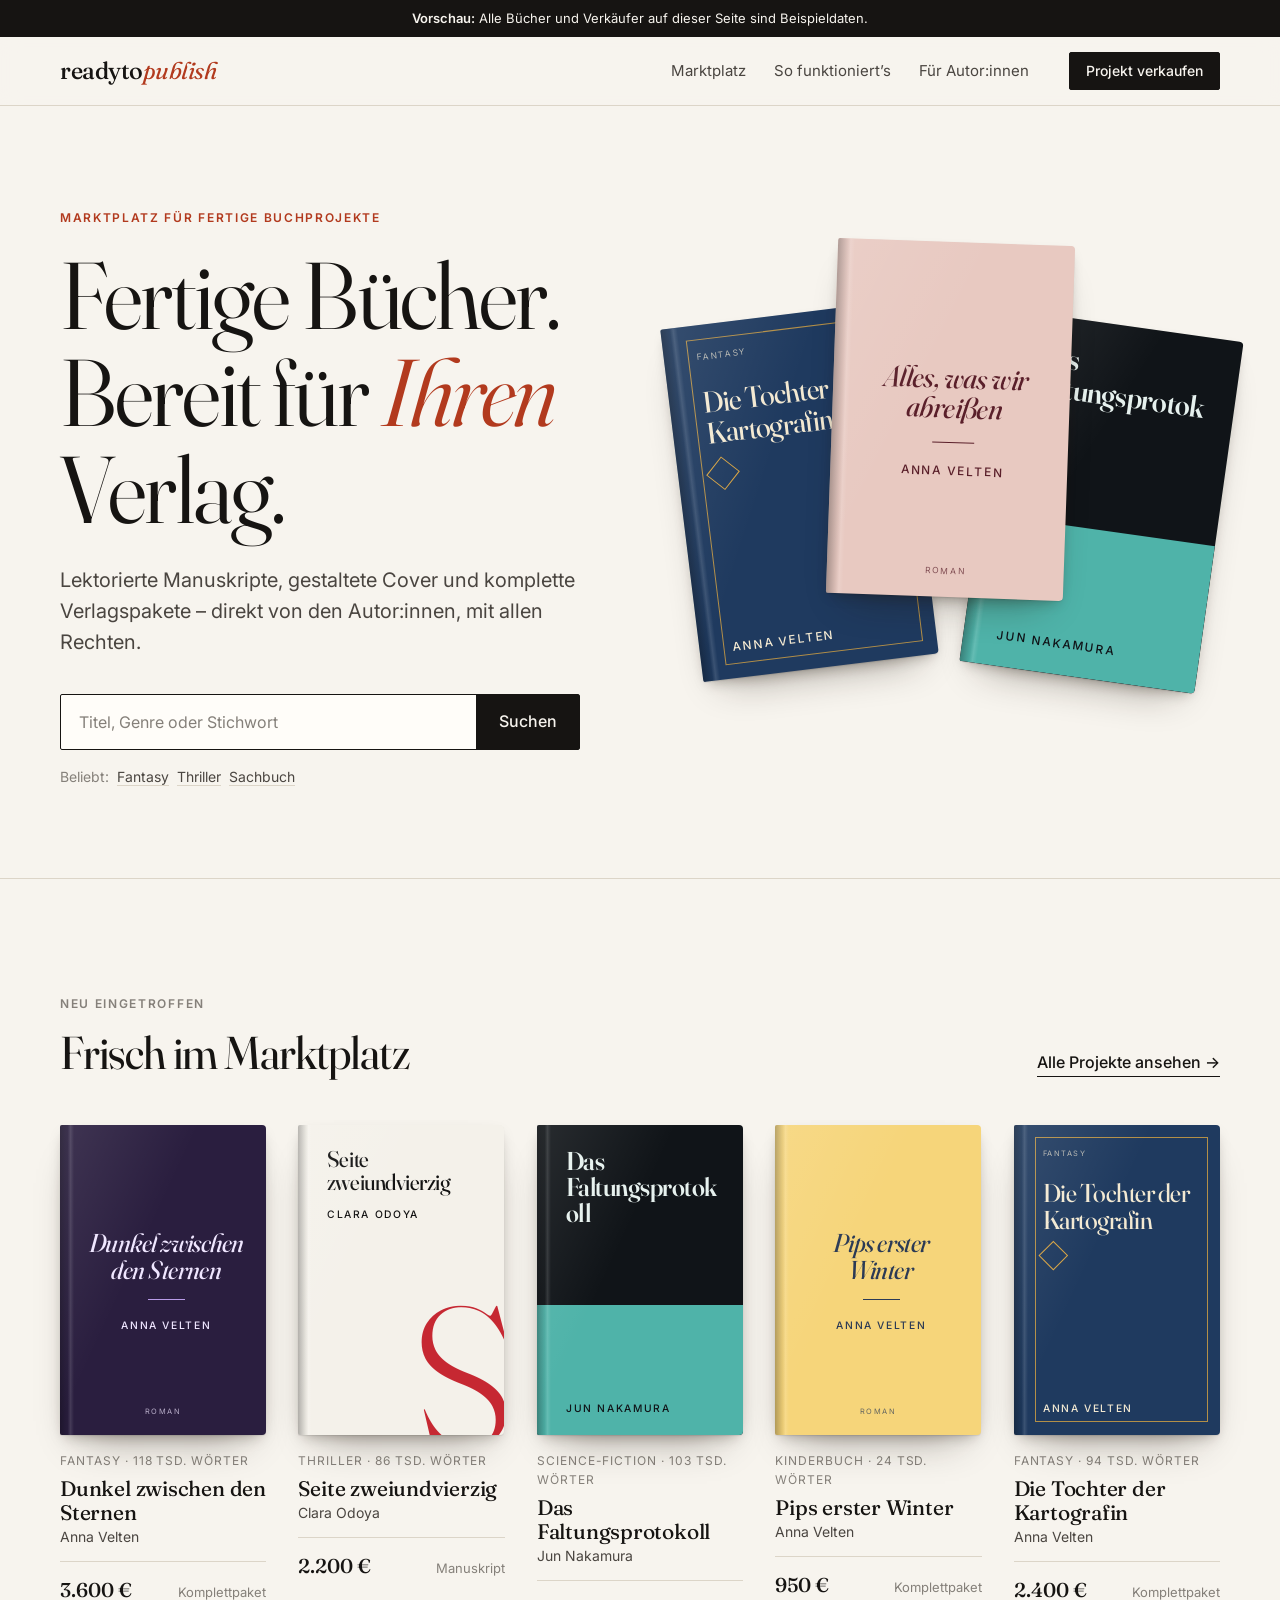
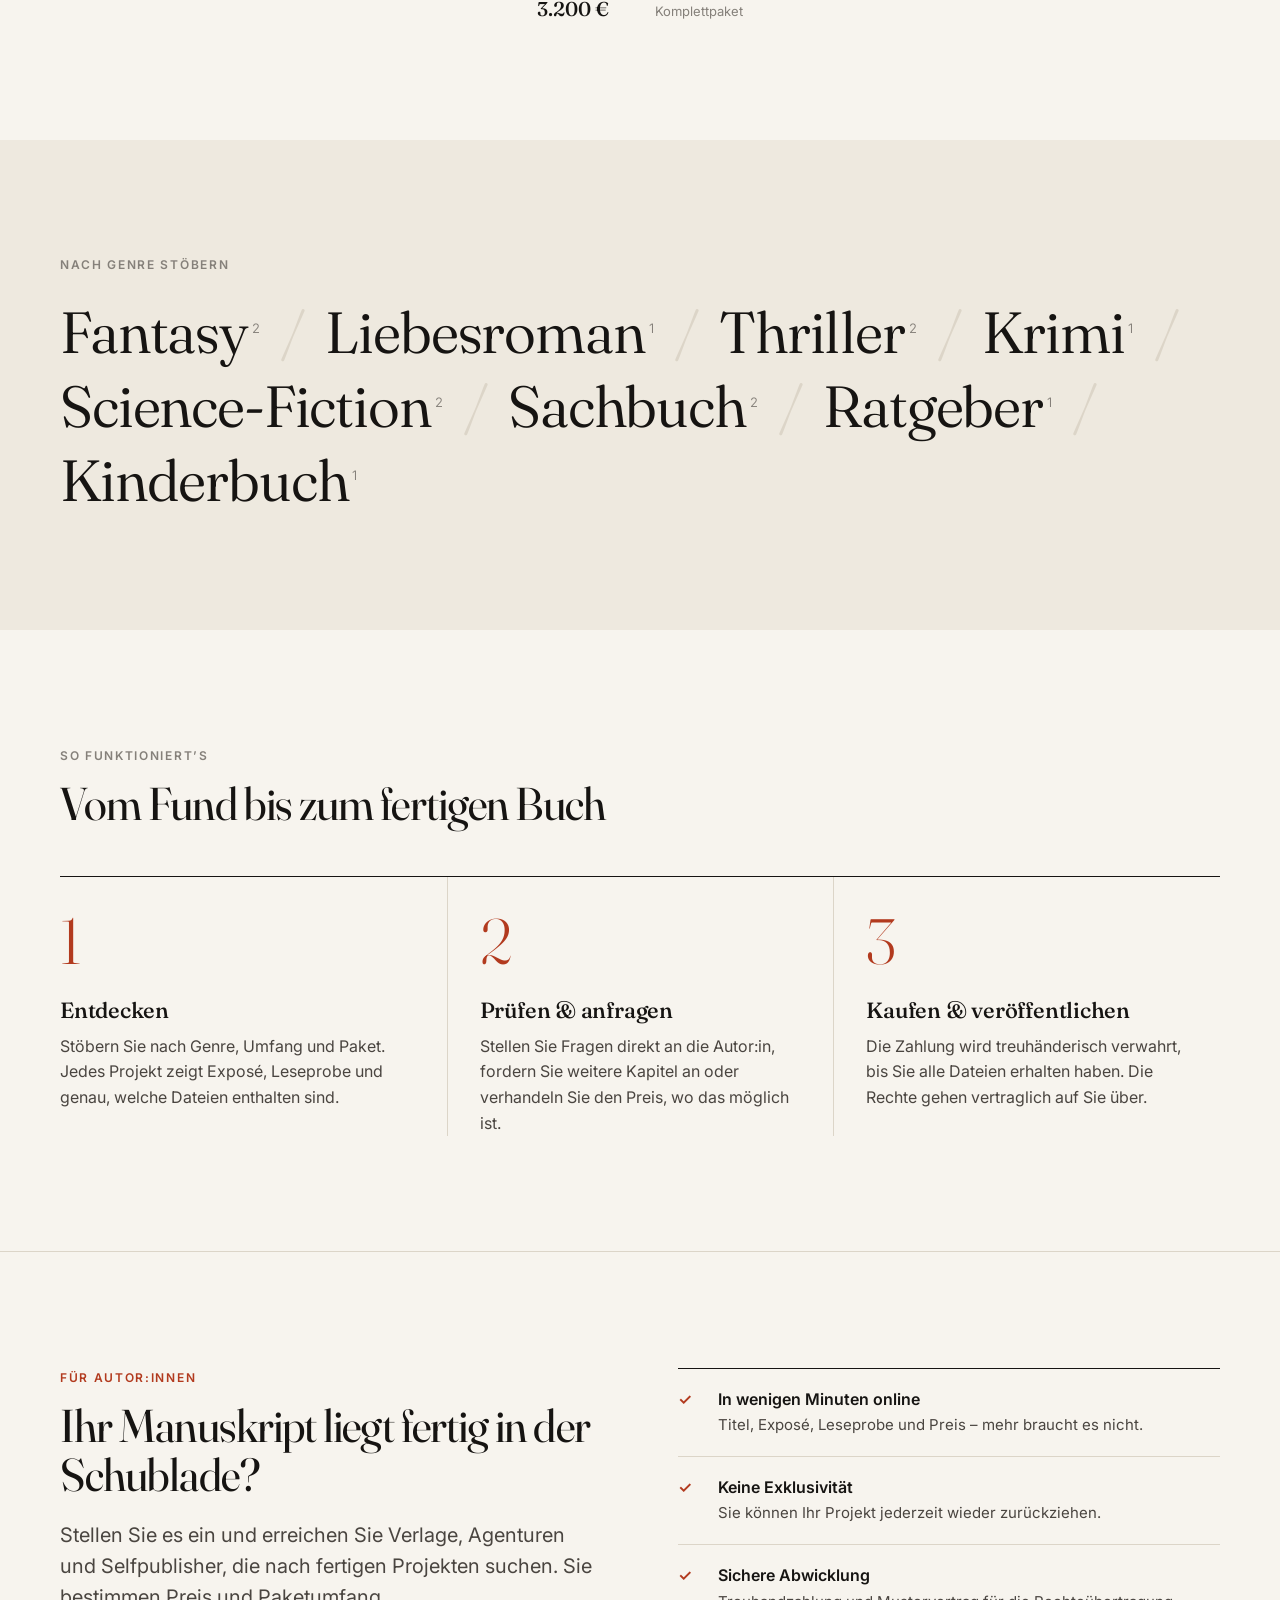
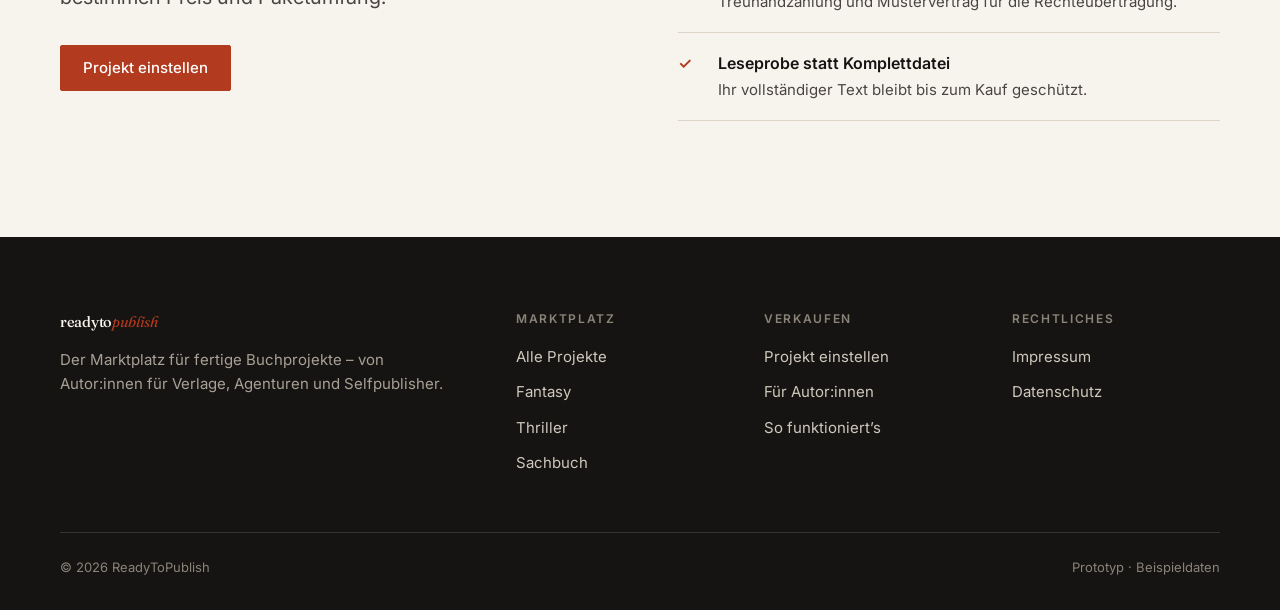
<file: index.html>
<!DOCTYPE html>
<html lang="de">
<head>
  <meta charset="UTF-8">
  <meta name="viewport" content="width=device-width, initial-scale=1">
  <title>ReadyToPublish – Der Marktplatz für fertige Buchprojekte</title>
  <meta name="description" content="Kaufen und verkaufen Sie fertige Buchprojekte: lektorierte Manuskripte, Cover und komplette Verlagspakete.">
  <link rel="preconnect" href="https://fonts.googleapis.com">
  <link rel="preconnect" href="https://fonts.gstatic.com" crossorigin>
  <link href="https://fonts.googleapis.com/css2?family=Fraunces:ital,opsz,wght@0,9..144,300..700;1,9..144,300..700&family=Inter:wght@400;500;600&display=swap" rel="stylesheet">
  <link rel="stylesheet" href="css/style.css">
</head>
<body data-page="home">
<main>

  <section class="hero">
    <div class="wrap hero__grid">
      <div>
        <p class="kicker kicker--accent">Marktplatz für fertige Buchprojekte</p>
        <h1 class="display" style="margin-top:20px">Fertige Bücher.<br>Bereit für <em>Ihren</em> Verlag.</h1>
        <p class="lead">Lektorierte Manuskripte, gestaltete Cover und komplette Verlagspakete – direkt von den Autor:innen, mit allen Rechten.</p>
        <form class="search" action="browse.html" role="search">
          <input type="search" name="q" placeholder="Titel, Genre oder Stichwort" aria-label="Projekte durchsuchen">
          <button type="submit">Suchen</button>
        </form>
        <p class="hero__hint">Beliebt: <a href="browse.html?genre=fantasy">Fantasy</a><a href="browse.html?genre=thriller">Thriller</a><a href="browse.html?genre=sachbuch">Sachbuch</a></p>
      </div>
      <div class="shelf" id="shelf" aria-label="Ausgewählte Projekte"></div>
    </div>
  </section>

  <section class="section section--rule">
    <div class="wrap">
      <div class="section-head">
        <div>
          <p class="kicker">Neu eingetroffen</p>
          <h2 class="h2">Frisch im Marktplatz</h2>
        </div>
        <a class="link" href="browse.html?sort=neu">Alle Projekte ansehen →</a>
      </div>
      <div class="book-grid" id="newest"></div>
    </div>
  </section>

  <section class="section section--tint">
    <div class="wrap">
      <p class="kicker" style="margin-bottom:24px">Nach Genre stöbern</p>
      <nav class="genre-index" id="genreIndex" aria-label="Genres"></nav>
    </div>
  </section>

  <section class="section" id="so-gehts">
    <div class="wrap">
      <div class="section-head">
        <div>
          <p class="kicker">So funktioniert’s</p>
          <h2 class="h2">Vom Fund bis zum fertigen Buch</h2>
        </div>
      </div>
      <div class="steps">
        <div class="step">
          <div class="step__num">1</div>
          <h3 class="h3">Entdecken</h3>
          <p>Stöbern Sie nach Genre, Umfang und Paket. Jedes Projekt zeigt Exposé, Leseprobe und genau, welche Dateien enthalten sind.</p>
        </div>
        <div class="step">
          <div class="step__num">2</div>
          <h3 class="h3">Prüfen &amp; anfragen</h3>
          <p>Stellen Sie Fragen direkt an die Autor:in, fordern Sie weitere Kapitel an oder verhandeln Sie den Preis, wo das möglich ist.</p>
        </div>
        <div class="step">
          <div class="step__num">3</div>
          <h3 class="h3">Kaufen &amp; veröffentlichen</h3>
          <p>Die Zahlung wird treuhänderisch verwahrt, bis Sie alle Dateien erhalten haben. Die Rechte gehen vertraglich auf Sie über.</p>
        </div>
      </div>
    </div>
  </section>

  <section class="section section--rule" id="autoren">
    <div class="wrap split">
      <div>
        <p class="kicker kicker--accent">Für Autor:innen</p>
        <h2 class="h2" style="margin:14px 0 20px">Ihr Manuskript liegt fertig in der Schublade?</h2>
        <p class="lead">Stellen Sie es ein und erreichen Sie Verlage, Agenturen und Selfpublisher, die nach fertigen Projekten suchen. Sie bestimmen Preis und Paketumfang.</p>
        <a href="sell.html" class="btn btn--accent" style="margin-top:32px">Projekt einstellen</a>
      </div>
      <ul class="checklist">
        <li><div><strong>In wenigen Minuten online</strong><span>Titel, Exposé, Leseprobe und Preis – mehr braucht es nicht.</span></div></li>
        <li><div><strong>Keine Exklusivität</strong><span>Sie können Ihr Projekt jederzeit wieder zurückziehen.</span></div></li>
        <li><div><strong>Sichere Abwicklung</strong><span>Treuhandzahlung und Mustervertrag für die Rechteübertragung.</span></div></li>
        <li><div><strong>Leseprobe statt Komplettdatei</strong><span>Ihr vollständiger Text bleibt bis zum Kauf geschützt.</span></div></li>
      </ul>
    </div>
  </section>

</main>

<script type="module" src="js/main.js"></script>
<script type="module">
  import { listings, genres } from './js/data.js';
  import { cover, bookCard, esc } from './js/components.js';

  const featured = listings.filter(l => l.featured).slice(0, 3);
  document.getElementById('shelf').innerHTML = featured
    .map(l => `<a href="listing.html?id=${l.id}" aria-label="${esc(l.title)}">${cover(l)}</a>`).join('');

  const newest = [...listings].sort((a, b) => b.listed.localeCompare(a.listed)).slice(0, 5);
  document.getElementById('newest').innerHTML = newest.map(bookCard).join('');

  document.getElementById('genreIndex').innerHTML = genres.map((g, i) => {
    const n = listings.filter(l => l.genre === g.id).length;
    return `<a href="browse.html?genre=${g.id}">${g.label}<sup>${n}</sup></a>${i < genres.length - 1 ? '<span class="sep">/</span>' : ''}`;
  }).join('');
</script>
</body>
</html>
</file>
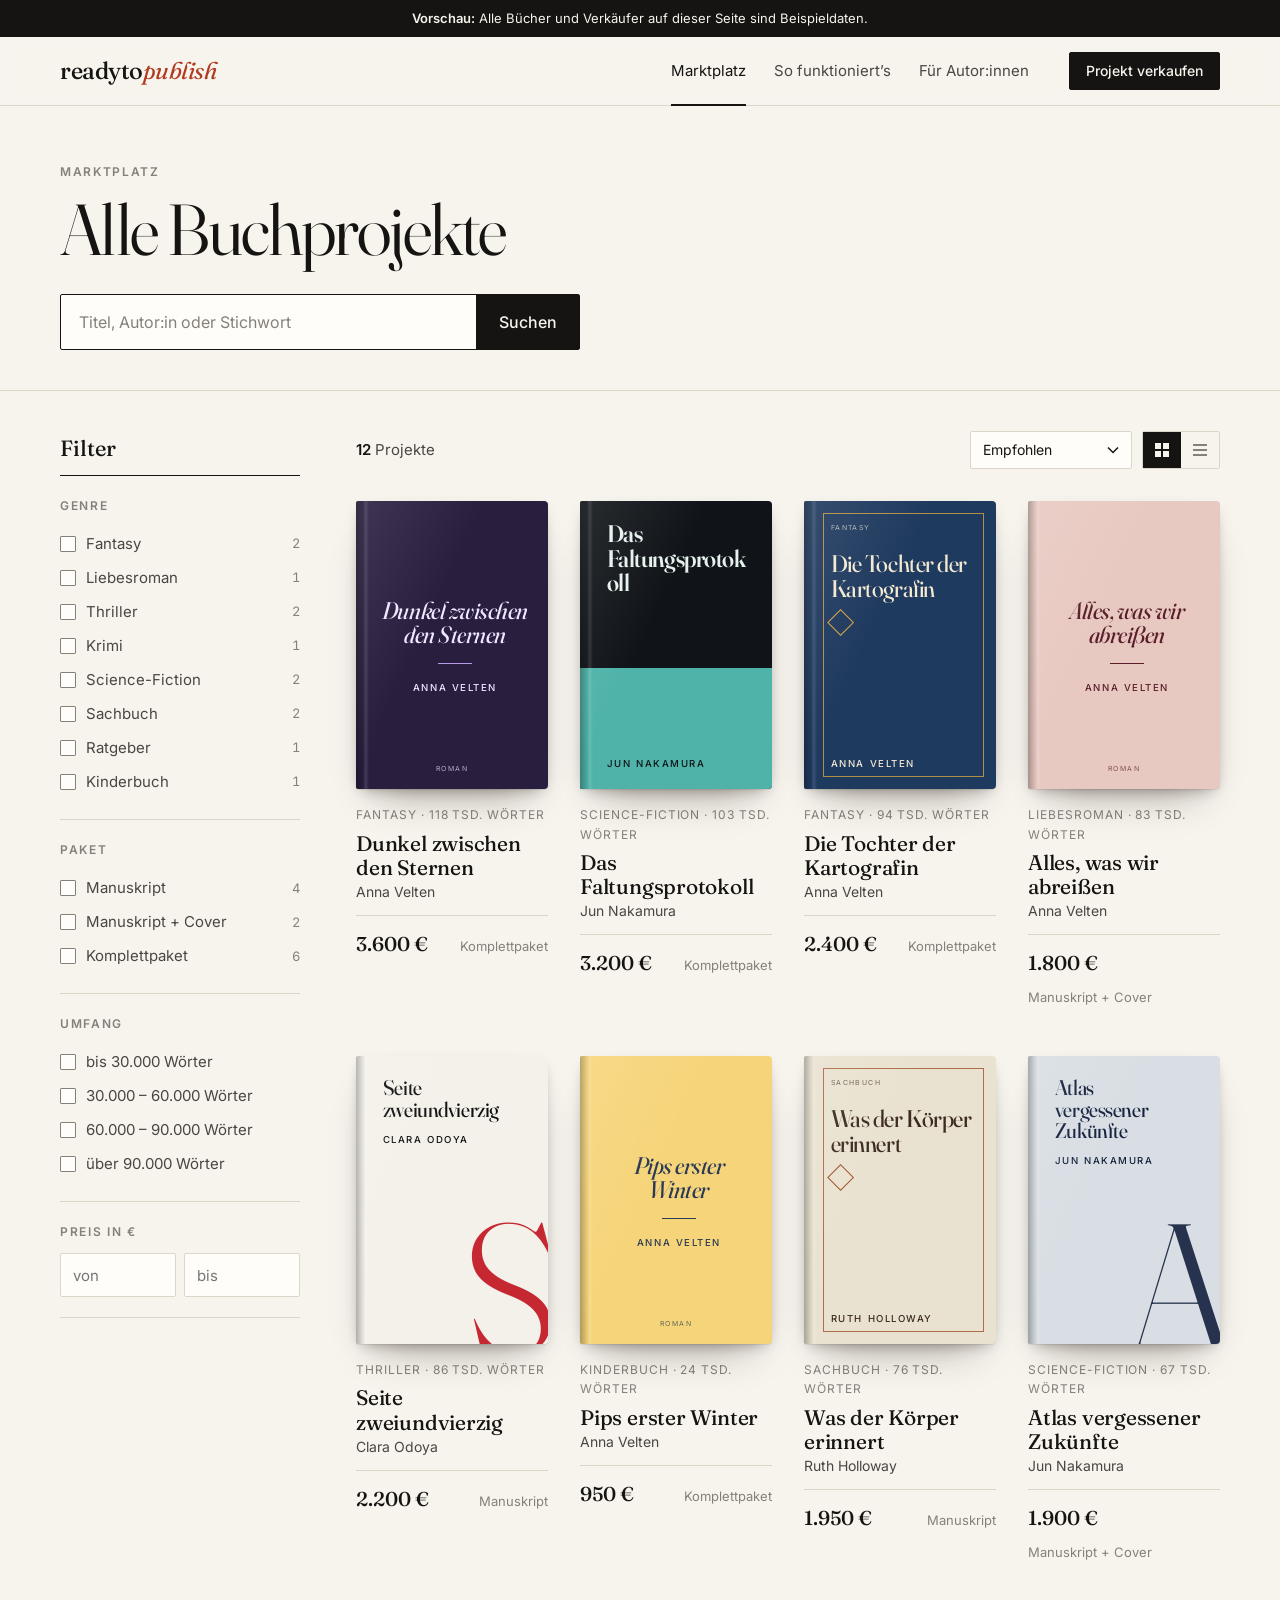
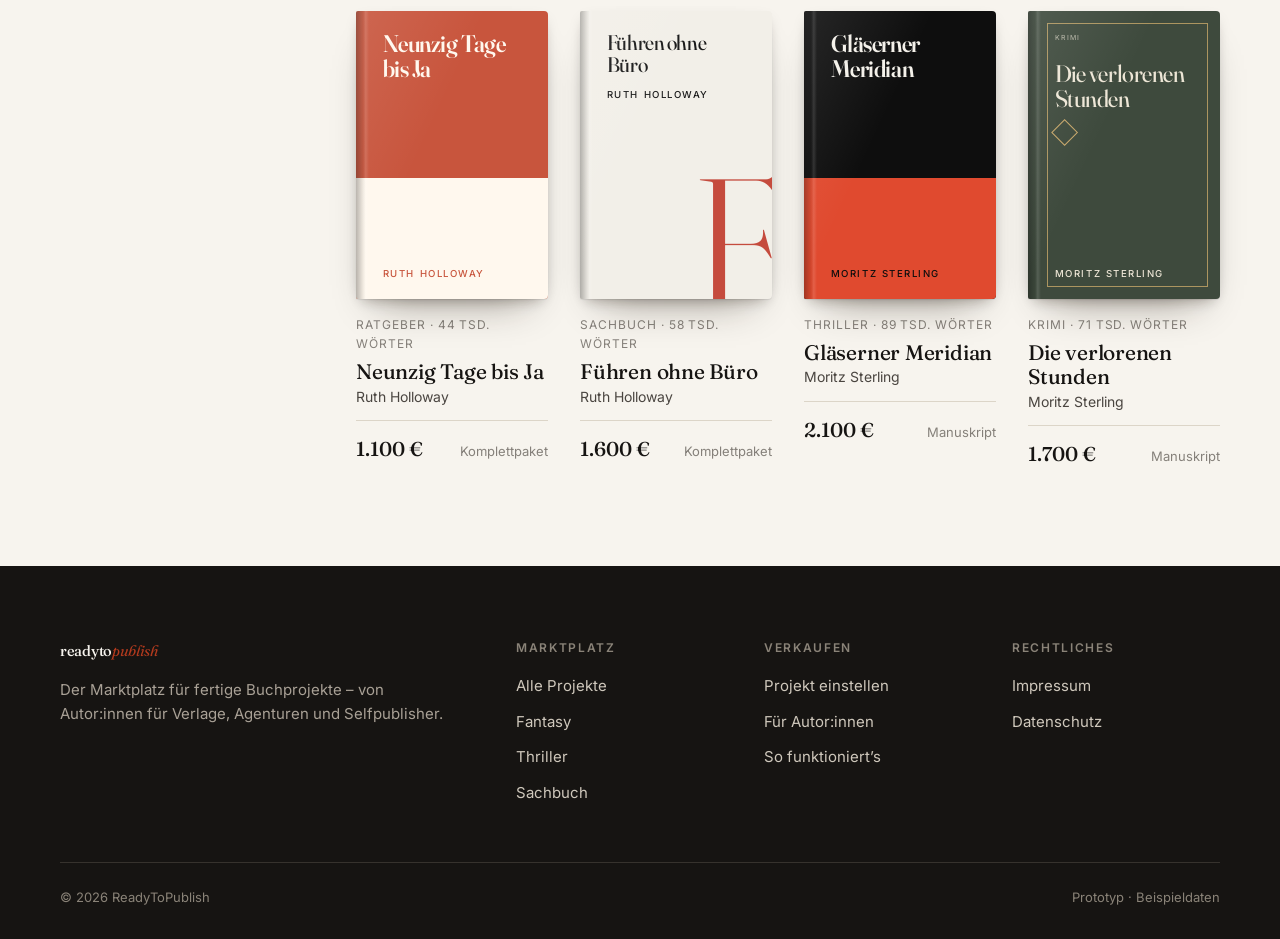
<file: browse.html>
<!DOCTYPE html>
<html lang="de">
<head>
  <meta charset="UTF-8">
  <meta name="viewport" content="width=device-width, initial-scale=1">
  <title>Marktplatz – ReadyToPublish</title>
  <meta name="description" content="Fertige Buchprojekte nach Genre, Umfang, Paket und Preis durchsuchen.">
  <link rel="preconnect" href="https://fonts.googleapis.com">
  <link rel="preconnect" href="https://fonts.gstatic.com" crossorigin>
  <link href="https://fonts.googleapis.com/css2?family=Fraunces:ital,opsz,wght@0,9..144,300..700;1,9..144,300..700&family=Inter:wght@400;500;600&display=swap" rel="stylesheet">
  <link rel="stylesheet" href="css/style.css">
</head>
<body data-page="browse">
<main>
  <div class="page-head">
    <div class="wrap">
      <p class="kicker">Marktplatz</p>
      <h1 class="display" style="margin-top:12px">Alle Buchprojekte</h1>
      <form class="search" id="searchForm" role="search">
        <input type="search" id="q" placeholder="Titel, Autor:in oder Stichwort" aria-label="Suche">
        <button type="submit">Suchen</button>
      </form>
    </div>
  </div>

  <div class="wrap market">
    <aside class="filters" id="filters" aria-label="Filter">
      <div class="filters__head">
        <h2>Filter</h2>
        <button class="filters__reset" id="reset" type="button">Zurücksetzen</button>
      </div>
      <div class="filter-group">
        <h3>Genre</h3>
        <div id="fGenre"></div>
      </div>
      <div class="filter-group">
        <h3>Paket</h3>
        <div id="fPackage"></div>
      </div>
      <div class="filter-group">
        <h3>Umfang</h3>
        <div id="fWords"></div>
      </div>
      <div class="filter-group">
        <h3>Preis in €</h3>
        <div class="price-inputs">
          <input class="input" type="number" id="pmin" placeholder="von" min="0" step="100" inputmode="numeric" aria-label="Mindestpreis">
          <input class="input" type="number" id="pmax" placeholder="bis" min="0" step="100" inputmode="numeric" aria-label="Höchstpreis">
        </div>
      </div>
      <button class="btn btn--block filters__close" id="closeFilters" type="button">Ergebnisse anzeigen</button>
    </aside>

    <section aria-live="polite">
      <div class="toolbar">
        <div class="toolbar__count" id="count"></div>
        <div class="toolbar__right">
          <button class="btn btn--ghost btn--sm filter-open" id="openFilters" type="button">Filter</button>
          <select class="select" id="sort" aria-label="Sortierung">
            <option value="empfohlen">Empfohlen</option>
            <option value="neu">Neueste zuerst</option>
            <option value="preis-auf">Preis aufsteigend</option>
            <option value="preis-ab">Preis absteigend</option>
          </select>
          <div class="view-switch" role="group" aria-label="Ansicht">
            <button type="button" data-view="grid" aria-pressed="true" title="Raster">
              <svg width="16" height="16" viewBox="0 0 16 16" fill="currentColor"><rect x="1" y="1" width="6" height="6"/><rect x="9" y="1" width="6" height="6"/><rect x="1" y="9" width="6" height="6"/><rect x="9" y="9" width="6" height="6"/></svg>
            </button>
            <button type="button" data-view="list" aria-pressed="false" title="Liste">
              <svg width="16" height="16" viewBox="0 0 16 16" fill="currentColor"><rect x="1" y="2" width="14" height="2"/><rect x="1" y="7" width="14" height="2"/><rect x="1" y="12" width="14" height="2"/></svg>
            </button>
          </div>
        </div>
      </div>
      <div class="chips" id="chips"></div>
      <div id="results"></div>
    </section>
  </div>
</main>

<script type="module" src="js/main.js"></script>
<script type="module" src="js/browse.js"></script>
</body>
</html>
</file>
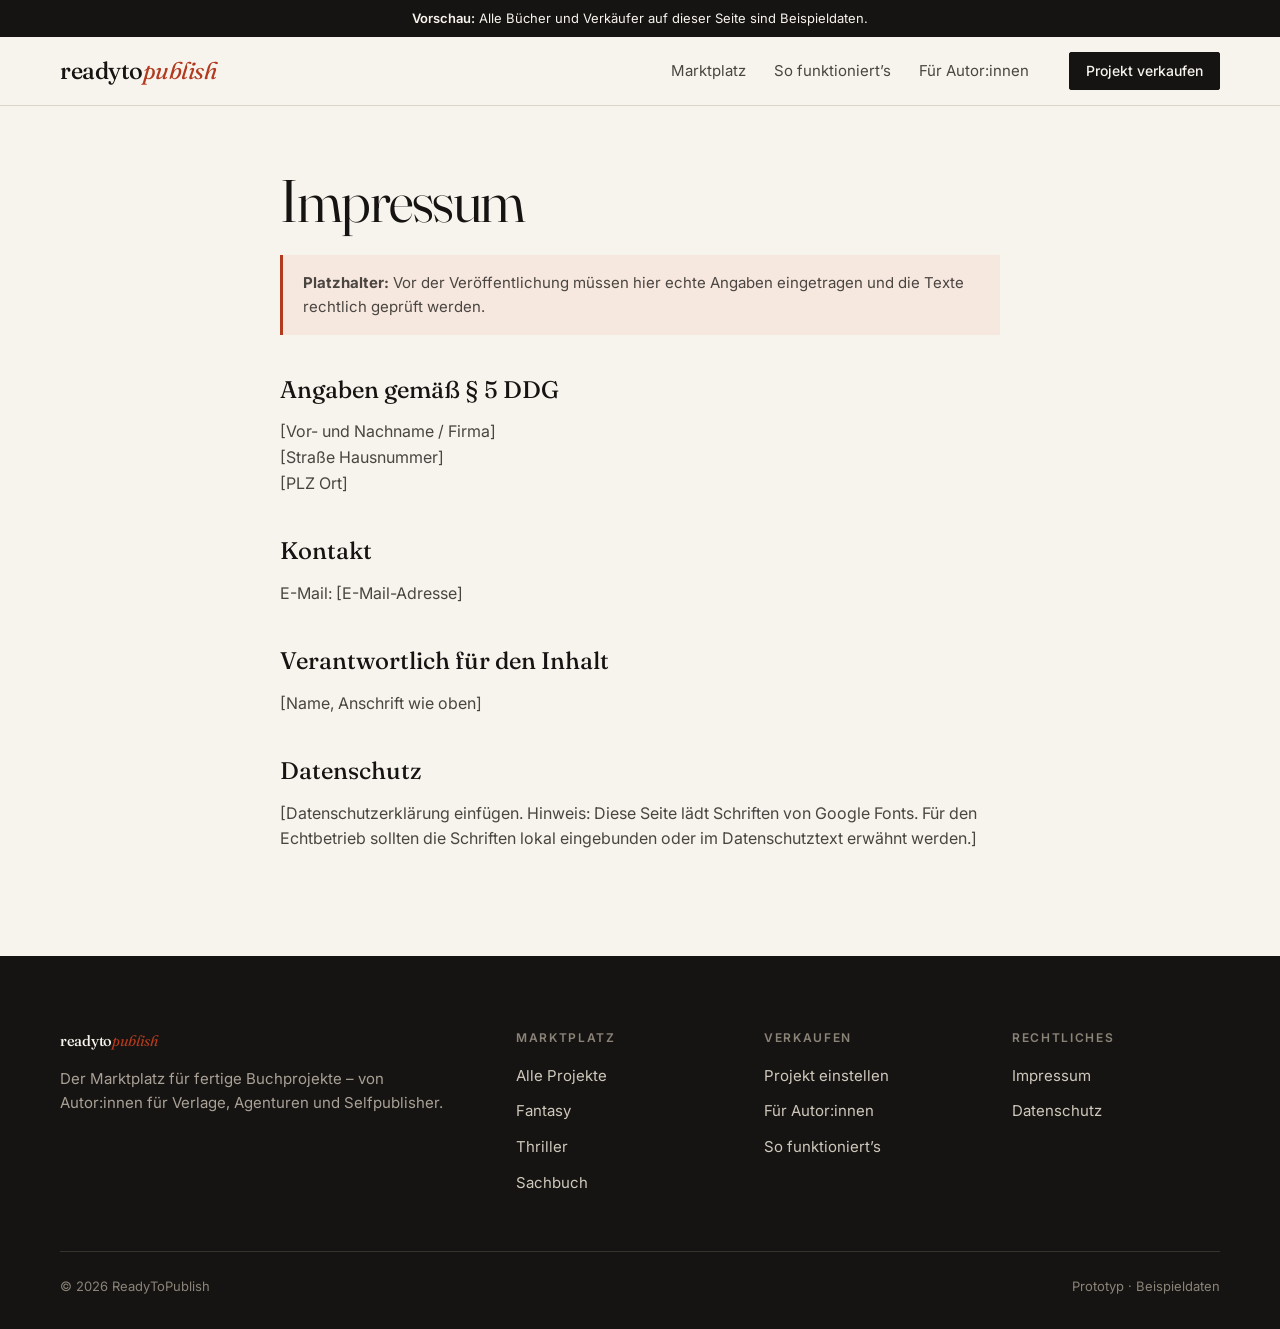
<file: impressum.html>
<!DOCTYPE html>
<html lang="de">
<head>
  <meta charset="UTF-8">
  <meta name="viewport" content="width=device-width, initial-scale=1">
  <title>Impressum &amp; Datenschutz – ReadyToPublish</title>
  <meta name="robots" content="noindex">
  <link rel="preconnect" href="https://fonts.googleapis.com">
  <link rel="preconnect" href="https://fonts.gstatic.com" crossorigin>
  <link href="https://fonts.googleapis.com/css2?family=Fraunces:ital,opsz,wght@0,9..144,300..700;1,9..144,300..700&family=Inter:wght@400;500;600&display=swap" rel="stylesheet">
  <link rel="stylesheet" href="css/style.css">
</head>
<body data-page="legal">
<main class="wrap">
  <div class="legal">
    <h1 class="display">Impressum</h1>
    <p class="note"><strong>Platzhalter:</strong> Vor der Veröffentlichung müssen hier echte Angaben eingetragen und die Texte rechtlich geprüft werden.</p>

    <h2>Angaben gemäß § 5 DDG</h2>
    <p>[Vor- und Nachname / Firma]<br>[Straße Hausnummer]<br>[PLZ Ort]</p>

    <h2>Kontakt</h2>
    <p>E-Mail: [E-Mail-Adresse]</p>

    <h2>Verantwortlich für den Inhalt</h2>
    <p>[Name, Anschrift wie oben]</p>

    <h2 id="datenschutz">Datenschutz</h2>
    <p>[Datenschutzerklärung einfügen. Hinweis: Diese Seite lädt Schriften von Google Fonts. Für den Echtbetrieb sollten die Schriften lokal eingebunden oder im Datenschutztext erwähnt werden.]</p>
  </div>
</main>
<script type="module" src="js/main.js"></script>
</body>
</html>
</file>
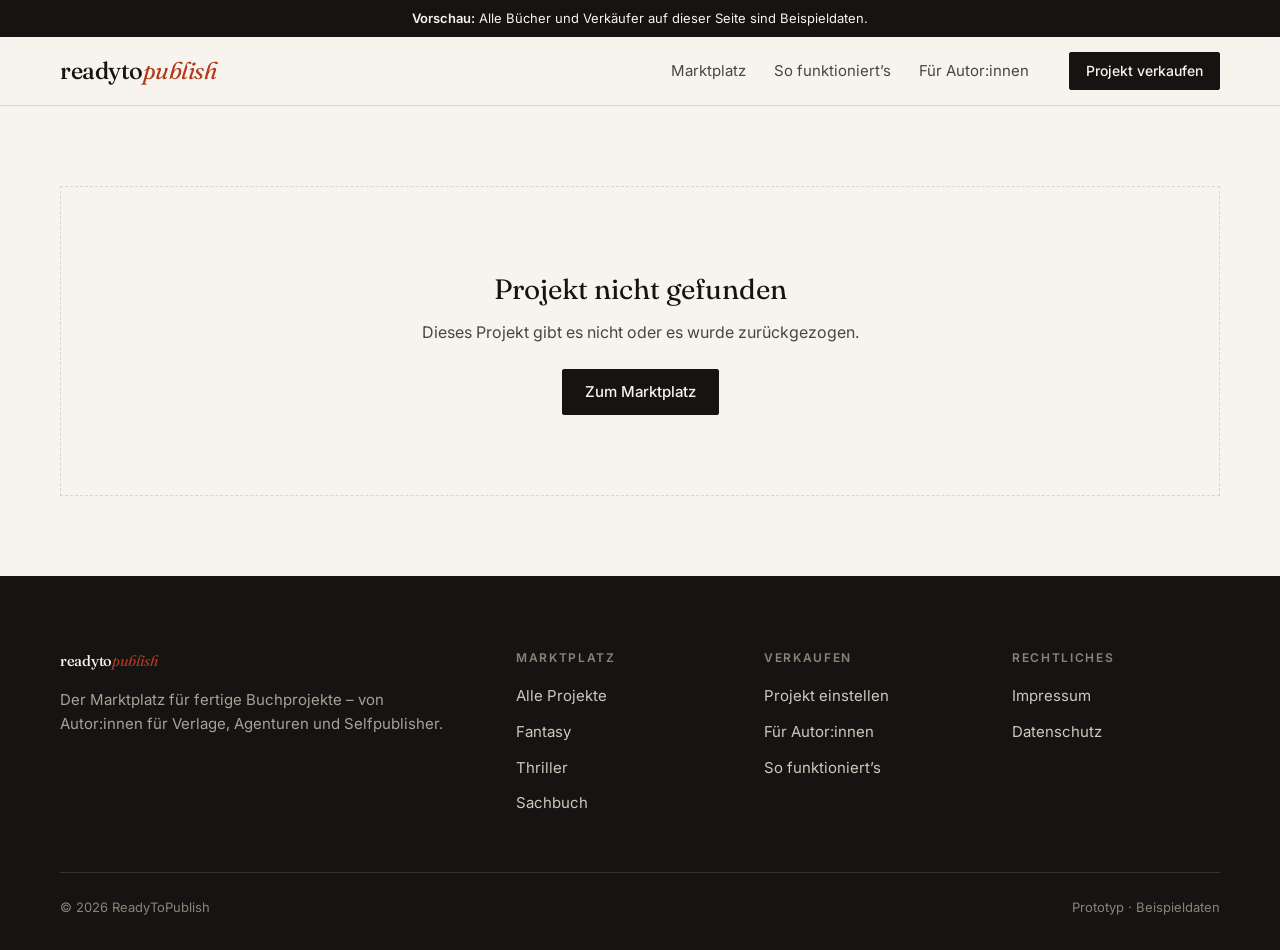
<file: listing.html>
<!DOCTYPE html>
<html lang="de">
<head>
  <meta charset="UTF-8">
  <meta name="viewport" content="width=device-width, initial-scale=1">
  <title>Buchprojekt – ReadyToPublish</title>
  <link rel="preconnect" href="https://fonts.googleapis.com">
  <link rel="preconnect" href="https://fonts.gstatic.com" crossorigin>
  <link href="https://fonts.googleapis.com/css2?family=Fraunces:ital,opsz,wght@0,9..144,300..700;1,9..144,300..700&family=Inter:wght@400;500;600&display=swap" rel="stylesheet">
  <link rel="stylesheet" href="css/style.css">
</head>
<body data-page="listing">
<main id="content"></main>

<script type="module" src="js/main.js"></script>
<script type="module" src="js/listing.js"></script>
</body>
</html>
</file>
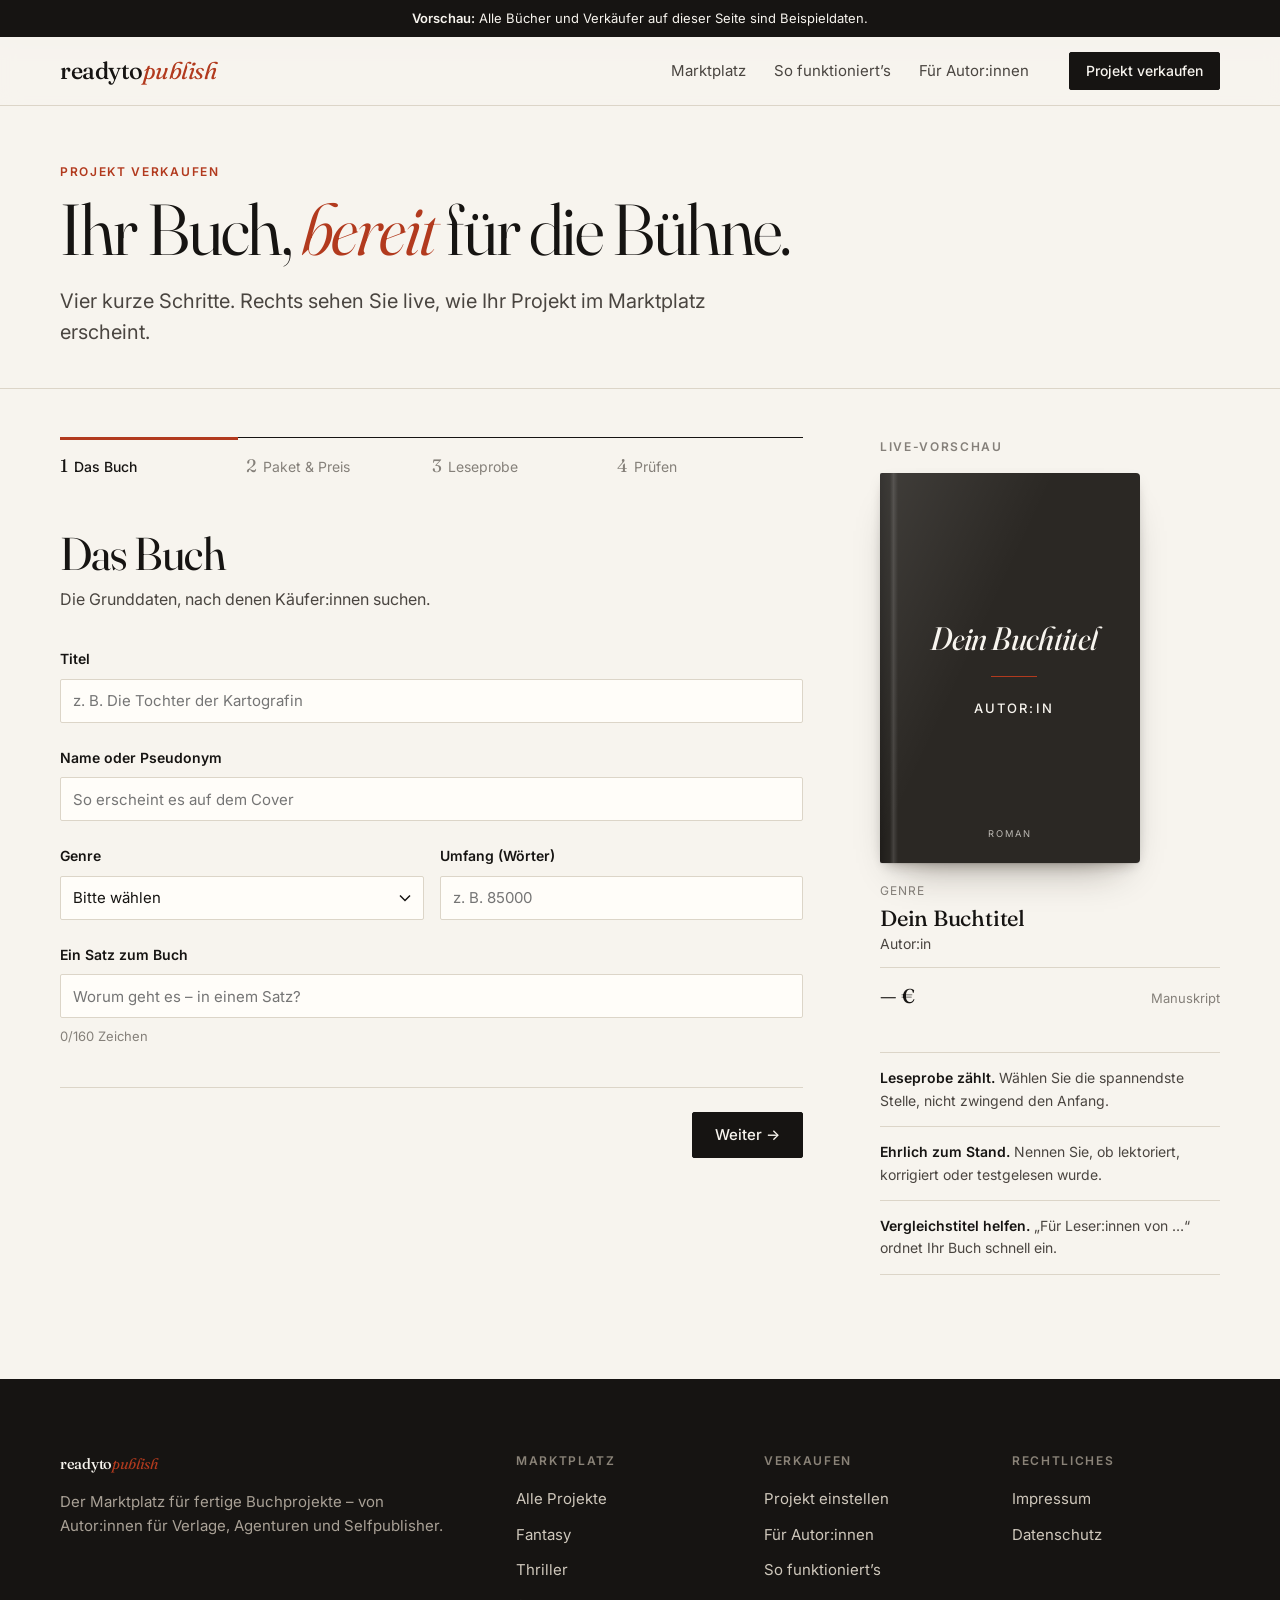
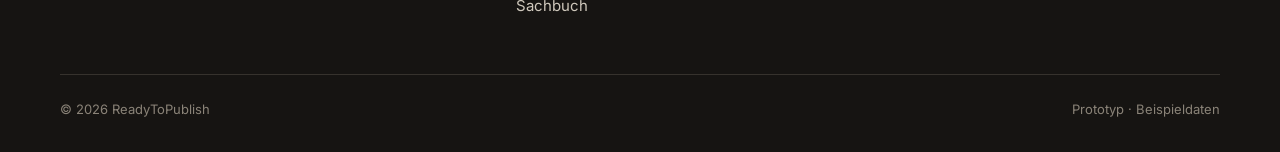
<file: sell.html>
<!DOCTYPE html>
<html lang="de">
<head>
  <meta charset="UTF-8">
  <meta name="viewport" content="width=device-width, initial-scale=1">
  <title>Projekt verkaufen – ReadyToPublish</title>
  <meta name="description" content="Stellen Sie Ihr fertiges Buchprojekt auf ReadyToPublish ein.">
  <link rel="preconnect" href="https://fonts.googleapis.com">
  <link rel="preconnect" href="https://fonts.gstatic.com" crossorigin>
  <link href="https://fonts.googleapis.com/css2?family=Fraunces:ital,opsz,wght@0,9..144,300..700;1,9..144,300..700&family=Inter:wght@400;500;600&display=swap" rel="stylesheet">
  <link rel="stylesheet" href="css/style.css">
</head>
<body data-page="sell">
<main>
  <div class="page-head">
    <div class="wrap">
      <p class="kicker kicker--accent">Projekt verkaufen</p>
      <h1 class="display" style="margin-top:12px">Ihr Buch, <em>bereit</em> für die Bühne.</h1>
      <p class="lead" style="margin-top:20px">Vier kurze Schritte. Rechts sehen Sie live, wie Ihr Projekt im Marktplatz erscheint.</p>
    </div>
  </div>

  <div class="wrap sell">
    <div>
      <ol class="stepper" id="stepper">
        <li data-step="1"><b>1</b><span>Das Buch</span></li>
        <li data-step="2"><b>2</b><span>Paket &amp; Preis</span></li>
        <li data-step="3"><b>3</b><span>Leseprobe</span></li>
        <li data-step="4"><b>4</b><span>Prüfen</span></li>
      </ol>

      <form id="sellForm" novalidate>
        <section class="form-step" data-step="1">
          <h2 class="h2">Das Buch</h2>
          <p>Die Grunddaten, nach denen Käufer:innen suchen.</p>
          <div class="field">
            <label for="title">Titel</label>
            <input class="input" id="title" name="title" required maxlength="80" placeholder="z. B. Die Tochter der Kartografin">
            <span class="error">Bitte geben Sie einen Titel ein.</span>
          </div>
          <div class="field">
            <label for="author">Name oder Pseudonym</label>
            <input class="input" id="author" name="author" required maxlength="60" placeholder="So erscheint es auf dem Cover">
            <span class="error">Bitte geben Sie einen Namen ein.</span>
          </div>
          <div class="row-2">
            <div class="field">
              <label for="genre">Genre</label>
              <select class="select" id="genre" name="genre" required><option value="">Bitte wählen</option></select>
              <span class="error">Bitte wählen Sie ein Genre.</span>
            </div>
            <div class="field">
              <label for="words">Umfang (Wörter)</label>
              <input class="input" id="words" name="words" type="number" min="1000" step="500" inputmode="numeric" placeholder="z. B. 85000">
            </div>
          </div>
          <div class="field">
            <label for="pitch">Ein Satz zum Buch</label>
            <input class="input" id="pitch" name="pitch" maxlength="160" placeholder="Worum geht es – in einem Satz?">
            <span class="hint"><span id="pitchCount">0</span>/160 Zeichen</span>
          </div>
        </section>

        <section class="form-step" data-step="2">
          <h2 class="h2">Paket &amp; Preis</h2>
          <p>Was bekommen Käufer:innen – und was kostet es?</p>
          <div class="field">
            <span class="label">Paket</span>
            <div class="options" id="packageOptions"></div>
          </div>
          <div class="field">
            <label for="price">Preis in €</label>
            <input class="input" id="price" name="price" type="number" min="100" step="50" inputmode="numeric" required placeholder="z. B. 1800">
            <span class="hint" id="priceHint"></span>
            <span class="error">Bitte geben Sie einen Preis ab 100 € ein.</span>
          </div>
          <label class="consent" style="margin-top:0"><input type="checkbox" id="negotiable"> Preis ist verhandelbar</label>
        </section>

        <section class="form-step" data-step="3">
          <h2 class="h2">Leseprobe &amp; Beschreibung</h2>
          <p>Hier entscheidet sich, ob jemand weiterliest.</p>
          <div class="field">
            <label for="description">Beschreibung</label>
            <textarea class="textarea" id="description" rows="6" placeholder="Handlung, Besonderheiten, Bearbeitungsstand (lektoriert? Testleser?) …"></textarea>
          </div>
          <div class="field">
            <label for="excerpt">Leseprobe</label>
            <textarea class="textarea" id="excerpt" rows="5" placeholder="Ein bis drei Absätze – am besten die stärkste Stelle."></textarea>
            <span class="hint">Ihr vollständiger Text bleibt bis zum Kauf geschützt.</span>
          </div>
        </section>

        <section class="form-step" data-step="4">
          <h2 class="h2">Prüfen &amp; einreichen</h2>
          <p>So sieht Ihr Eintrag aus. Sie können jederzeit zurückgehen.</p>
          <dl class="summary" id="summary"></dl>
          <label class="consent"><input type="checkbox" id="consent">
            <span>Ich besitze alle Rechte an diesem Projekt und akzeptiere die <a href="impressum.html">Nutzungsbedingungen</a>.</span></label>
          <p class="error" id="consentError" style="display:none;color:var(--accent);font-size:13px;margin-top:8px">Bitte bestätigen Sie die Rechte.</p>
        </section>

        <div class="form-nav">
          <button class="btn btn--ghost" type="button" id="back">← Zurück</button>
          <button class="btn" type="button" id="next">Weiter →</button>
        </div>
      </form>

      <div class="done" id="done" hidden>
        <p class="kicker kicker--accent">Eingereicht</p>
        <h2 class="display">Danke!</h2>
        <p>In der fertigen Version prüfen wir Ihr Projekt und schalten es innerhalb von 24 Stunden frei. In diesem Prototyp wird nichts gespeichert.</p>
        <a class="btn" href="browse.html">Zum Marktplatz</a>
      </div>
    </div>

    <aside class="preview" aria-label="Vorschau">
      <p class="kicker">Live-Vorschau</p>
      <div class="preview__cover" id="previewCover"></div>
      <div id="previewMeta"></div>
      <ul class="tips">
        <li><b>Leseprobe zählt.</b> Wählen Sie die spannendste Stelle, nicht zwingend den Anfang.</li>
        <li><b>Ehrlich zum Stand.</b> Nennen Sie, ob lektoriert, korrigiert oder testgelesen wurde.</li>
        <li><b>Vergleichstitel helfen.</b> „Für Leser:innen von …“ ordnet Ihr Buch schnell ein.</li>
      </ul>
    </aside>
  </div>
</main>

<script type="module" src="js/main.js"></script>
<script type="module" src="js/sell.js"></script>
</body>
</html>
</file>
<file: css/style.css>
/* ==========================================================
   ReadyToPublish – Editorial Design
   Papier · Tinte · eine Akzentfarbe
   ========================================================== */

:root {
  --paper: #F7F4EE;
  --paper-2: #EEE9DF;
  --card: #FFFDF9;
  --ink: #161412;
  --ink-2: #4A4540;
  --ink-3: #85807A;
  --line: #DCD5C8;
  --line-strong: #161412;
  --accent: #B23A1E;
  --accent-hover: #93301A;
  --ok: #3F6B3A;

  --serif: 'Fraunces', Georgia, 'Times New Roman', serif;
  --sans: 'Inter', -apple-system, BlinkMacSystemFont, 'Segoe UI', sans-serif;

  --max: 1240px;
  --gutter: clamp(16px, 4vw, 40px);
  --radius: 2px;
  --ease: cubic-bezier(.2,.7,.2,1);
}

*, *::before, *::after { box-sizing: border-box; margin: 0; padding: 0; }
html { -webkit-text-size-adjust: 100%; scroll-behavior: smooth; }
body {
  font-family: var(--sans);
  font-size: 16px;
  line-height: 1.6;
  color: var(--ink);
  background: var(--paper);
  -webkit-font-smoothing: antialiased;
  min-height: 100vh;
  display: flex;
  flex-direction: column;
}
main { flex: 1; }
img, svg { display: block; max-width: 100%; }
a { color: inherit; text-decoration: none; }
button, input, select, textarea { font: inherit; color: inherit; }
button { cursor: pointer; background: none; border: 0; }
ul, ol { list-style: none; }
:focus-visible { outline: 2px solid var(--accent); outline-offset: 3px; }

.wrap { max-width: var(--max); margin: 0 auto; padding: 0 var(--gutter); }

/* ---------- Typografie ---------- */
.display {
  font-family: var(--serif);
  font-weight: 350;
  font-variation-settings: 'opsz' 144, 'SOFT' 0;
  letter-spacing: -0.025em;
  line-height: 1.02;
}
.display em { font-style: italic; color: var(--accent); }
.h2 {
  font-family: var(--serif);
  font-weight: 400;
  font-size: clamp(30px, 4vw, 46px);
  line-height: 1.08;
  letter-spacing: -0.02em;
  font-variation-settings: 'opsz' 96;
}
.h3 {
  font-family: var(--serif);
  font-weight: 500;
  font-size: 22px;
  line-height: 1.2;
  letter-spacing: -0.01em;
}
.kicker {
  font-size: 12px;
  font-weight: 600;
  letter-spacing: .14em;
  text-transform: uppercase;
  color: var(--ink-3);
}
.kicker--accent { color: var(--accent); }
.lead { font-size: clamp(17px, 1.6vw, 20px); color: var(--ink-2); line-height: 1.55; max-width: 34em; }
.muted { color: var(--ink-3); }

/* ---------- Buttons ---------- */
.btn {
  display: inline-flex; align-items: center; justify-content: center; gap: 8px;
  height: 46px; padding: 0 22px;
  font-size: 15px; font-weight: 500;
  border: 1px solid var(--ink);
  border-radius: var(--radius);
  background: var(--ink); color: var(--paper);
  transition: background .2s, color .2s, border-color .2s;
  white-space: nowrap;
}
.btn:hover { background: #2b2824; }
.btn--accent { background: var(--accent); border-color: var(--accent); color: #fff; }
.btn--accent:hover { background: var(--accent-hover); border-color: var(--accent-hover); }
.btn--ghost { background: transparent; color: var(--ink); }
.btn--ghost:hover { background: var(--ink); color: var(--paper); }
.btn--sm { height: 38px; padding: 0 16px; font-size: 14px; }
.btn--block { width: 100%; }
.link {
  font-weight: 500;
  border-bottom: 1px solid currentColor;
  padding-bottom: 1px;
  transition: color .2s;
}
.link:hover { color: var(--accent); }

/* ---------- Demo-Hinweis ---------- */
.demo-bar {
  background: var(--ink); color: var(--paper);
  font-size: 13px; text-align: center; padding: 8px var(--gutter);
}
.demo-bar strong { font-weight: 600; }

/* ---------- Header ---------- */
.site-header {
  position: sticky; top: 0; z-index: 50;
  background: rgba(247,244,238,.92);
  backdrop-filter: blur(10px); -webkit-backdrop-filter: blur(10px);
  border-bottom: 1px solid var(--line);
}
.site-header__inner { display: flex; align-items: center; gap: 32px; height: 68px; }
.logo {
  font-family: var(--serif); font-size: 24px; font-weight: 500;
  letter-spacing: -0.02em; font-variation-settings: 'opsz' 48;
}
.logo i { font-style: italic; color: var(--accent); font-weight: 400; }
.nav { display: flex; gap: 28px; margin-left: auto; }
.nav a { font-size: 15px; color: var(--ink-2); transition: color .2s; position: relative; }
.nav a:hover, .nav a[aria-current="page"] { color: var(--ink); }
.nav a[aria-current="page"]::after {
  content: ''; position: absolute; left: 0; right: 0; bottom: -23px; height: 2px; background: var(--ink);
}
.site-header .btn { margin-left: 8px; }
.menu-btn { display: none; margin-left: auto; width: 40px; height: 40px; align-items: center; justify-content: center; }
.menu-btn span, .menu-btn span::before, .menu-btn span::after {
  display: block; width: 20px; height: 1.5px; background: var(--ink); position: relative; transition: transform .25s;
}
.menu-btn span::before, .menu-btn span::after { content: ''; position: absolute; left: 0; }
.menu-btn span::before { top: -6px; } .menu-btn span::after { top: 6px; }
.menu-btn[aria-expanded="true"] span { background: transparent; }
.menu-btn[aria-expanded="true"] span::before { transform: translateY(6px) rotate(45deg); }
.menu-btn[aria-expanded="true"] span::after { transform: translateY(-6px) rotate(-45deg); }
.mobile-nav { display: none; border-top: 1px solid var(--line); padding: 8px var(--gutter) 20px; }
.mobile-nav a { display: block; padding: 14px 0; border-bottom: 1px solid var(--line); font-family: var(--serif); font-size: 22px; }
.mobile-nav .btn { margin-top: 18px; width: 100%; }
.mobile-nav.is-open { display: block; }

@media (max-width: 820px) {
  .nav, .site-header__inner > .btn { display: none; }
  .menu-btn { display: inline-flex; }
}

/* ---------- Buchcover ---------- */
.cover {
  --bg: #333; --fg: #fff; --ac: #fff;
  position: relative;
  aspect-ratio: 2 / 3;
  background: var(--bg);
  color: var(--fg);
  border-radius: 2px 4px 4px 2px;
  overflow: hidden;
  container-type: inline-size;
  box-shadow:
    0 1px 1px rgba(0,0,0,.08),
    0 6px 14px -6px rgba(30,20,10,.35),
    0 22px 40px -22px rgba(30,20,10,.45);
  transition: transform .45s var(--ease), box-shadow .45s var(--ease);
}
.cover::before { /* Buchrücken */
  content: ''; position: absolute; inset: 0 auto 0 0; width: 7%;
  background: linear-gradient(90deg, rgba(0,0,0,.28), rgba(0,0,0,.06) 55%, rgba(255,255,255,.12) 75%, rgba(0,0,0,0));
  z-index: 2; pointer-events: none;
}
.cover::after { /* Papierglanz */
  content: ''; position: absolute; inset: 0;
  background: linear-gradient(115deg, rgba(255,255,255,.10), rgba(255,255,255,0) 40%);
  pointer-events: none; z-index: 2;
}
.cover__inner {
  position: absolute; inset: 0; padding: 11cqw 10cqw 9cqw 14cqw;
  display: flex; flex-direction: column; z-index: 1;
}
.cover__title {
  font-family: var(--serif); font-weight: 450;
  font-size: 12.5cqw; line-height: 1.02; letter-spacing: -0.02em;
  font-variation-settings: 'opsz' 144;
  overflow-wrap: break-word; hyphens: auto;
}
.cover__author {
  font-family: var(--sans); font-size: 5cqw; font-weight: 500;
  letter-spacing: .16em; text-transform: uppercase; margin-top: auto;
}
.cover__mark { font-family: var(--sans); font-size: 3.6cqw; letter-spacing: .2em; text-transform: uppercase; opacity: .7; }

/* Stil: klassisch – Linie zwischen Titel und Autor */
.cover--classic .cover__inner { justify-content: center; text-align: center; padding-left: 13cqw; }
.cover--classic .cover__title { font-style: italic; }
.cover--classic .cover__rule { width: 18cqw; height: 1px; background: var(--ac); margin: 8cqw auto; }
.cover--classic .cover__author { margin-top: 0; }
.cover--classic .cover__mark { position: absolute; bottom: 8cqw; left: 0; right: 0; text-align: center; }

/* Stil: Rahmen */
.cover--frame .cover__inner::before {
  content: ''; position: absolute; inset: 6cqw 6cqw 6cqw 10cqw; border: 1px solid var(--ac); opacity: .8;
}
.cover--frame .cover__title { margin-top: 10cqw; }
.cover--frame .cover__ornament { width: 10cqw; height: 10cqw; margin: 6cqw 0; border: 1px solid var(--ac); transform: rotate(45deg); }

/* Stil: Farbblock */
.cover--block .cover__block {
  position: absolute; left: 0; right: 0; bottom: 0; height: 42%; background: var(--ac);
}
.cover--block .cover__title { font-weight: 600; text-transform: none; }
.cover--block .cover__author { color: var(--bg); position: relative; }

/* Stil: großer Anfangsbuchstabe */
.cover--type .cover__initial {
  position: absolute; right: -6cqw; bottom: -18cqw;
  font-family: var(--serif); font-size: 95cqw; line-height: 1; font-weight: 300;
  color: var(--ac); opacity: .9; font-variation-settings: 'opsz' 144;
}
.cover--type .cover__title { font-size: 11cqw; max-width: 80%; }
.cover--type .cover__author { margin-top: 6cqw; }

/* ---------- Buchkarte ---------- */
.book-grid {
  display: grid;
  grid-template-columns: repeat(auto-fill, minmax(min(190px, 40vw), 1fr));
  gap: 48px 32px;
}
.book { display: flex; flex-direction: column; gap: 16px; }
.book:hover .cover { transform: translateY(-6px) rotate(-.6deg); box-shadow: 0 1px 1px rgba(0,0,0,.08), 0 12px 22px -8px rgba(30,20,10,.35), 0 34px 50px -24px rgba(30,20,10,.5); }
.book__meta { font-size: 12px; letter-spacing: .08em; text-transform: uppercase; color: var(--ink-3); }
.book__title { font-family: var(--serif); font-size: 21px; line-height: 1.15; font-weight: 450; letter-spacing: -0.01em; margin-top: 6px; }
.book__author { font-size: 14px; color: var(--ink-2); margin-top: 2px; }
.book__foot { display: flex; align-items: baseline; justify-content: space-between; gap: 8px; margin-top: 12px; padding-top: 12px; border-top: 1px solid var(--line); flex-wrap: wrap; }
.price { font-family: var(--serif); font-size: 20px; font-weight: 500; font-variant-numeric: tabular-nums; }
.book__pkg { font-size: 13px; color: var(--ink-3); white-space: nowrap; }

/* Listenansicht */
.book-list { display: flex; flex-direction: column; }
.book-row {
  display: grid; grid-template-columns: 90px 1fr auto; gap: 28px; align-items: center;
  padding: 24px 0; border-bottom: 1px solid var(--line);
}
.book-row:first-child { border-top: 1px solid var(--line); }
.book-row .cover { box-shadow: 0 6px 12px -6px rgba(30,20,10,.4); }
.book-row__title { font-family: var(--serif); font-size: 24px; line-height: 1.15; font-weight: 450; }
.book-row__pitch { color: var(--ink-2); font-size: 15px; margin-top: 6px; max-width: 46em; }
.book-row__right { text-align: right; }
.book-row:hover .book-row__title { color: var(--accent); }
@media (max-width: 640px) {
  .book-row { grid-template-columns: 72px 1fr; gap: 18px; }
  .book-row__right { grid-column: 2; text-align: left; }
  .book-row__pitch { display: none; }
}

/* ---------- Abschnitte ---------- */
.section { padding: clamp(64px, 9vw, 120px) 0; }
.section--rule { border-top: 1px solid var(--line); }
.section--tint { background: var(--paper-2); }
.section-head { display: flex; align-items: end; justify-content: space-between; gap: 24px; margin-bottom: 48px; }
.section-head .kicker { margin-bottom: 14px; }
@media (max-width: 640px) { .section-head { flex-direction: column; align-items: start; } }

/* ---------- Startseite: Hero ---------- */
.hero { padding: clamp(56px, 8vw, 104px) 0 clamp(56px, 7vw, 96px); overflow: hidden; }
.hero__grid { display: grid; grid-template-columns: minmax(0, 1.05fr) minmax(0, 1fr); gap: 56px; align-items: center; }
.hero h1 { font-size: clamp(40px, 7.4vw, 104px); }
.hero .lead { margin-top: 28px; }
.search {
  display: flex; margin-top: 36px; max-width: 520px;
  border: 1px solid var(--ink); background: var(--card); border-radius: var(--radius);
}
.search input {
  flex: 1; min-width: 0; height: 54px; padding: 0 18px; border: 0; background: transparent; font-size: 16px; outline: none;
}
.search input::placeholder { color: var(--ink-3); }
.search button { padding: 0 22px; font-weight: 500; border-left: 1px solid var(--ink); background: var(--ink); color: var(--paper); }
.search button:hover { background: var(--accent); }
.hero__hint { margin-top: 16px; font-size: 14px; color: var(--ink-3); }
.hero__hint a { color: var(--ink-2); border-bottom: 1px solid var(--line); margin: 0 4px; }
.hero__hint a:hover { color: var(--accent); border-color: var(--accent); }

.shelf { position: relative; height: clamp(360px, 40vw, 520px); }
.shelf > a { position: absolute; width: 44%; transition: transform .45s var(--ease); }
.shelf > a:nth-child(1) { left: 0;   top: 14%; transform: rotate(-7deg); z-index: 1; }
.shelf > a:nth-child(2) { left: 28%; top: 0;   transform: rotate(2deg);  z-index: 3; }
.shelf > a:nth-child(3) { left: 56%; top: 16%; transform: rotate(8deg);  z-index: 2; }
.shelf > a:hover { transform: translateY(-12px) rotate(0); z-index: 4; }

@media (max-width: 900px) {
  .hero__grid { grid-template-columns: minmax(0, 1fr); }
  .shelf { height: 82vw; max-height: 440px; max-width: 520px; }
}

/* ---------- Startseite: Genre-Index ---------- */
.genre-index { display: flex; flex-wrap: wrap; gap: 4px 0; font-family: var(--serif); font-size: clamp(30px, 4.6vw, 58px); line-height: 1.2; letter-spacing: -0.02em; font-weight: 350; }
.genre-index a { transition: color .2s; }
.genre-index a:hover { color: var(--accent); font-style: italic; }
.genre-index sup { font-family: var(--sans); font-size: 13px; color: var(--ink-3); margin-left: 4px; vertical-align: super; font-style: normal; letter-spacing: 0; }
.genre-index .sep { color: var(--line); margin: 0 .35em; }

/* ---------- Schritte ---------- */
.steps { display: grid; grid-template-columns: repeat(3, 1fr); border-top: 1px solid var(--ink); }
.step { padding: 32px 32px 0 0; }
.step + .step { padding-left: 32px; border-left: 1px solid var(--line); }
.step__num { font-family: var(--serif); font-size: 64px; line-height: 1; font-weight: 300; color: var(--accent); font-variation-settings: 'opsz' 144; }
.step h3 { margin: 24px 0 10px; }
.step p { color: var(--ink-2); }
@media (max-width: 820px) {
  .steps { grid-template-columns: 1fr; }
  .step, .step + .step { padding: 28px 0; border-left: 0; border-bottom: 1px solid var(--line); }
}

/* ---------- Für Autor:innen ---------- */
.split { display: grid; grid-template-columns: 1fr 1fr; gap: clamp(32px, 6vw, 96px); align-items: start; }
.checklist { border-top: 1px solid var(--ink); }
.checklist li { display: grid; grid-template-columns: 28px 1fr; gap: 12px; padding: 18px 0; border-bottom: 1px solid var(--line); }
.checklist li::before { content: '✓'; color: var(--accent); font-weight: 600; }
.checklist strong { font-weight: 600; display: block; }
.checklist span { color: var(--ink-2); font-size: 15px; }
@media (max-width: 820px) { .split { grid-template-columns: 1fr; } }

/* ---------- Footer ---------- */
.site-footer { background: var(--ink); color: #CFC8BC; padding: 72px 0 32px; margin-top: auto; }
.site-footer .logo { color: var(--paper); }
.footer-grid { display: grid; grid-template-columns: 2fr 1fr 1fr 1fr; gap: 40px; }
.footer-grid p { font-size: 15px; max-width: 26em; margin-top: 14px; color: #A9A196; }
.footer-grid h4 { font-size: 12px; letter-spacing: .14em; text-transform: uppercase; color: #8A8378; font-weight: 600; margin-bottom: 16px; }
.footer-grid li + li { margin-top: 10px; }
.footer-grid a { font-size: 15px; transition: color .2s; }
.footer-grid a:hover { color: #fff; }
.footer-bottom { display: flex; justify-content: space-between; gap: 16px; flex-wrap: wrap; margin-top: 56px; padding-top: 24px; border-top: 1px solid #36322D; font-size: 13px; color: #8A8378; }
@media (max-width: 820px) { .footer-grid { grid-template-columns: 1fr 1fr; } .footer-grid > :first-child { grid-column: 1 / -1; } }

/* ---------- Marktplatz ---------- */
.page-head { padding: 56px 0 40px; border-bottom: 1px solid var(--line); }
.page-head h1 { font-size: clamp(40px, 6vw, 72px); }
.page-head .search { margin-top: 28px; }

.market { display: grid; grid-template-columns: 240px 1fr; gap: 56px; padding-top: 40px; padding-bottom: 96px; align-items: start; }
.filters { position: sticky; top: 92px; }
.filters__head { display: flex; justify-content: space-between; align-items: baseline; margin-bottom: 8px; }
.filters__head h2 { font-family: var(--serif); font-size: 22px; font-weight: 450; }
.filters__reset { font-size: 13px; color: var(--accent); visibility: hidden; }
.filters__reset.is-visible { visibility: visible; }
.filter-group { padding: 20px 0; border-bottom: 1px solid var(--line); }
.filters__head + .filter-group { border-top: 1px solid var(--ink); }
.filter-group h3 { font-size: 12px; letter-spacing: .14em; text-transform: uppercase; font-weight: 600; color: var(--ink-3); margin-bottom: 12px; }
.check { display: flex; align-items: center; gap: 10px; padding: 5px 0; font-size: 15px; cursor: pointer; color: var(--ink-2); }
.check:hover { color: var(--ink); }
.check input { appearance: none; width: 16px; height: 16px; border: 1px solid var(--ink-3); border-radius: 1px; display: grid; place-content: center; background: var(--card); flex-shrink: 0; cursor: pointer; }
.check input::after { content: ''; width: 8px; height: 8px; background: var(--accent); transform: scale(0); transition: transform .15s; }
.check input:checked { border-color: var(--ink); }
.check input:checked::after { transform: scale(1); }
.check input[type="radio"] { border-radius: 50%; }
.check input[type="radio"]::after { border-radius: 50%; }
.check .count { margin-left: auto; font-size: 13px; color: var(--ink-3); font-variant-numeric: tabular-nums; }
.price-inputs { display: grid; grid-template-columns: 1fr 1fr; gap: 8px; }
.input, .select, .textarea {
  width: 100%; height: 44px; padding: 0 12px;
  background: var(--card); border: 1px solid var(--line); border-radius: var(--radius);
  font-size: 15px; outline: none; transition: border-color .2s;
}
.input:focus, .select:focus, .textarea:focus { border-color: var(--ink); }
.textarea { height: auto; padding: 12px; min-height: 120px; resize: vertical; line-height: 1.55; }
.select { appearance: none; padding-right: 34px; background-image: url("data:image/svg+xml,%3Csvg xmlns='http://www.w3.org/2000/svg' width='12' height='8' fill='none' stroke='%23161412' stroke-width='1.5'%3E%3Cpath d='M1 1.5l5 5 5-5'/%3E%3C/svg%3E"); background-repeat: no-repeat; background-position: right 12px center; cursor: pointer; }

.toolbar { display: flex; justify-content: space-between; align-items: center; gap: 16px; margin-bottom: 32px; flex-wrap: wrap; }
.toolbar__count { font-size: 15px; color: var(--ink-2); }
.toolbar__count strong { color: var(--ink); font-weight: 600; }
.toolbar__right { display: flex; gap: 10px; align-items: center; }
.toolbar .select { width: auto; height: 38px; font-size: 14px; }
.view-switch { display: flex; border: 1px solid var(--line); border-radius: var(--radius); }
.view-switch button { width: 38px; height: 36px; display: grid; place-items: center; color: var(--ink-3); }
.view-switch button[aria-pressed="true"] { background: var(--ink); color: var(--paper); }
.chips { display: flex; flex-wrap: wrap; gap: 8px; margin: -16px 0 28px; }
.chips:empty { display: none; }
.chip { display: inline-flex; align-items: center; gap: 8px; height: 30px; padding: 0 6px 0 12px; border: 1px solid var(--ink); border-radius: 99px; font-size: 13px; }
.chip button { width: 20px; height: 20px; border-radius: 50%; display: grid; place-items: center; font-size: 14px; line-height: 1; }
.chip button:hover { background: var(--ink); color: var(--paper); }
.filter-open { display: none; }
.filters__close { display: none; }
.empty { text-align: center; padding: 80px 20px; border: 1px dashed var(--line); }
.empty h3 { font-family: var(--serif); font-size: 28px; font-weight: 400; margin-bottom: 8px; }
.empty p { color: var(--ink-2); margin-bottom: 24px; }

@media (max-width: 900px) {
  .market { grid-template-columns: 1fr; gap: 0; }
  .filters {
    position: fixed; inset: 0; z-index: 100; background: var(--paper); padding: 24px var(--gutter);
    overflow-y: auto; transform: translateX(-100%); transition: transform .3s var(--ease);
  }
  .filters.is-open { transform: none; }
  .filters__close { display: inline-flex; position: sticky; bottom: 0; margin-top: 24px; box-shadow: 0 -16px 16px var(--paper); }
  .filter-open { display: inline-flex; }
  body.no-scroll { overflow: hidden; }
}

/* ---------- Detailseite ---------- */
.crumbs { font-size: 14px; color: var(--ink-3); padding: 24px 0; }
.crumbs a:hover { color: var(--ink); }
.crumbs span { margin: 0 8px; }
.detail { display: grid; grid-template-columns: minmax(260px, 400px) 1fr; gap: clamp(40px, 7vw, 104px); padding-bottom: 80px; align-items: start; }
.detail__cover { position: sticky; top: 100px; }
.detail__cover .cover { box-shadow: 0 2px 2px rgba(0,0,0,.08), 0 20px 30px -12px rgba(30,20,10,.4), 0 50px 70px -40px rgba(30,20,10,.5); }
.detail h1 { font-size: clamp(40px, 5.6vw, 76px); margin: 16px 0 14px; }
.detail__author { font-size: 18px; color: var(--ink-2); }
.detail__author a { border-bottom: 1px solid var(--line); }
.detail__author a:hover { border-color: var(--ink); }
.detail__pitch { font-family: var(--serif); font-size: clamp(20px, 2vw, 25px); line-height: 1.4; font-weight: 350; margin: 32px 0; color: var(--ink); max-width: 30em; }
.buybox { display: grid; grid-template-columns: auto 1fr; gap: 12px 32px; align-items: center; padding: 28px 0; border-top: 1px solid var(--ink); border-bottom: 1px solid var(--line); }
.buybox .price { font-size: 44px; font-weight: 400; line-height: 1; }
.buybox__note { font-size: 14px; color: var(--ink-3); margin-top: 6px; }
.buybox__actions { display: flex; gap: 10px; justify-content: end; flex-wrap: wrap; }
@media (max-width: 560px) { .buybox { grid-template-columns: 1fr; } .buybox__actions { justify-content: start; } .buybox__actions .btn { flex: 1; } }

.facts { display: grid; grid-template-columns: repeat(3, 1fr); border-bottom: 1px solid var(--line); }
.facts div { padding: 20px 0; }
.facts dt { font-size: 12px; letter-spacing: .12em; text-transform: uppercase; color: var(--ink-3); font-weight: 600; }
.facts dd { font-size: 17px; margin-top: 4px; }
@media (max-width: 560px) { .facts { grid-template-columns: 1fr 1fr; } }

.detail-section { padding-top: 48px; }
.detail-section > h2 { font-size: 12px; letter-spacing: .14em; text-transform: uppercase; color: var(--ink-3); font-weight: 600; margin-bottom: 18px; }
.prose p { font-size: 17px; color: var(--ink-2); max-width: 38em; }
.prose p + p { margin-top: 16px; }
.includes li { display: grid; grid-template-columns: 28px 1fr; padding: 12px 0; border-bottom: 1px solid var(--line); font-size: 16px; }
.includes li:first-child { border-top: 1px solid var(--line); }
.includes li::before { content: '✓'; color: var(--accent); font-weight: 600; }
.excerpt { position: relative; padding: 8px 0 8px 32px; border-left: 2px solid var(--accent); }
.excerpt p { font-family: var(--serif); font-size: clamp(21px, 2.2vw, 27px); font-style: italic; font-weight: 350; line-height: 1.45; max-width: 30em; }
.tags { display: flex; flex-wrap: wrap; gap: 8px; }
.tag { font-size: 13px; padding: 5px 12px; border: 1px solid var(--line); border-radius: 99px; color: var(--ink-2); background: var(--card); }
.seller { display: grid; grid-template-columns: 56px 1fr; gap: 18px; padding: 24px; background: var(--card); border: 1px solid var(--line); }
.avatar { width: 56px; height: 56px; border-radius: 50%; background: var(--paper-2); display: grid; place-items: center; font-family: var(--serif); font-size: 22px; font-style: italic; color: var(--accent); border: 1px solid var(--line); }
.seller h3 { font-family: var(--serif); font-size: 22px; font-weight: 450; }
.seller__meta { font-size: 14px; color: var(--ink-3); margin: 2px 0 10px; }
.seller p { font-size: 15px; color: var(--ink-2); }
.seller .link { display: inline-block; margin-top: 14px; font-size: 14px; }
@media (max-width: 820px) {
  .detail { grid-template-columns: 1fr; }
  .detail__cover { position: static; max-width: 300px; }
}

/* ---------- Verkaufen ---------- */
.sell { display: grid; grid-template-columns: 1fr 340px; gap: clamp(40px, 6vw, 88px); padding-top: 48px; padding-bottom: 104px; align-items: start; }
.stepper { display: flex; border-top: 1px solid var(--ink); margin-bottom: 48px; }
.stepper li { flex: 1; padding-top: 14px; font-size: 14px; color: var(--ink-3); position: relative; }
.stepper li::before { content: ''; position: absolute; top: -1px; left: 0; right: 8px; height: 3px; background: transparent; }
.stepper li b { font-family: var(--serif); font-weight: 400; font-size: 18px; margin-right: 6px; }
.stepper li.is-done { color: var(--ink-2); }
.stepper li.is-done::before { background: var(--ink); }
.stepper li.is-active { color: var(--ink); font-weight: 500; }
.stepper li.is-active::before { background: var(--accent); }
@media (max-width: 640px) { .stepper li span { display: none; } }

.form-step { display: none; }
.form-step.is-active { display: block; animation: fade .35s var(--ease); }
@keyframes fade { from { opacity: 0; transform: translateY(8px); } to { opacity: 1; transform: none; } }
.form-step h2 { margin-bottom: 8px; }
.form-step > p { color: var(--ink-2); margin-bottom: 36px; }
.field { display: flex; flex-direction: column; gap: 8px; margin-bottom: 24px; }
.field label, .field .label { font-size: 14px; font-weight: 600; }
.field .hint { font-size: 13px; color: var(--ink-3); }
.field.has-error .input, .field.has-error .select { border-color: var(--accent); }
.field .error { font-size: 13px; color: var(--accent); display: none; }
.field.has-error .error { display: block; }
.row-2 { display: grid; grid-template-columns: 1fr 1fr; gap: 16px; }
@media (max-width: 560px) { .row-2 { grid-template-columns: 1fr; } }
.options { display: grid; gap: 10px; }
.option { display: grid; grid-template-columns: 20px 1fr auto; gap: 14px; align-items: start; padding: 18px; border: 1px solid var(--line); background: var(--card); cursor: pointer; transition: border-color .2s; }
.option:hover { border-color: var(--ink-3); }
.option:has(input:checked) { border-color: var(--ink); box-shadow: inset 3px 0 0 var(--accent); }
.option input { margin-top: 3px; accent-color: var(--accent); }
.option strong { display: block; font-weight: 600; }
.option span { font-size: 14px; color: var(--ink-2); }
.option em { font-style: normal; font-size: 13px; color: var(--ink-3); white-space: nowrap; }
.form-nav { display: flex; justify-content: space-between; gap: 12px; margin-top: 40px; padding-top: 24px; border-top: 1px solid var(--line); }
.summary { border-top: 1px solid var(--ink); }
.summary div { display: grid; grid-template-columns: 160px 1fr; gap: 16px; padding: 14px 0; border-bottom: 1px solid var(--line); font-size: 15px; }
.summary dt { color: var(--ink-3); }
.consent { display: grid; grid-template-columns: 20px 1fr; gap: 12px; margin-top: 28px; font-size: 14px; color: var(--ink-2); cursor: pointer; }
.consent input { margin-top: 3px; accent-color: var(--accent); }
.consent a { border-bottom: 1px solid currentColor; }
.preview { position: sticky; top: 100px; }
.preview .kicker { margin-bottom: 16px; }
.preview__cover { max-width: 260px; }
.preview .book__title { font-size: 22px; }
.tips { margin-top: 40px; border-top: 1px solid var(--line); }
.tips li { padding: 14px 0; border-bottom: 1px solid var(--line); font-size: 14px; color: var(--ink-2); }
.tips b { color: var(--ink); font-weight: 600; }
.done { text-align: center; padding: 64px 0; }
.done .display { font-size: clamp(40px, 5vw, 64px); margin: 16px 0; }
.done p { color: var(--ink-2); max-width: 30em; margin: 0 auto 32px; }
@media (max-width: 900px) {
  .sell { grid-template-columns: 1fr; }
  .preview { position: static; order: -1; display: grid; grid-template-columns: 110px 1fr; gap: 20px; align-items: center; }
  .preview .kicker { grid-column: 1 / -1; margin: 0; }
  .preview .tips { display: none; }
}

/* ---------- Rechtliches ---------- */
.legal { max-width: 720px; padding: 64px 0 104px; }
.legal h1 { font-size: clamp(40px, 5vw, 60px); margin-bottom: 24px; }
.legal h2 { font-family: var(--serif); font-weight: 450; font-size: 24px; margin: 36px 0 10px; }
.legal p { color: var(--ink-2); }
.note { padding: 16px 20px; background: #F6E7DF; border-left: 3px solid var(--accent); font-size: 15px; margin-bottom: 32px; }
</file>
